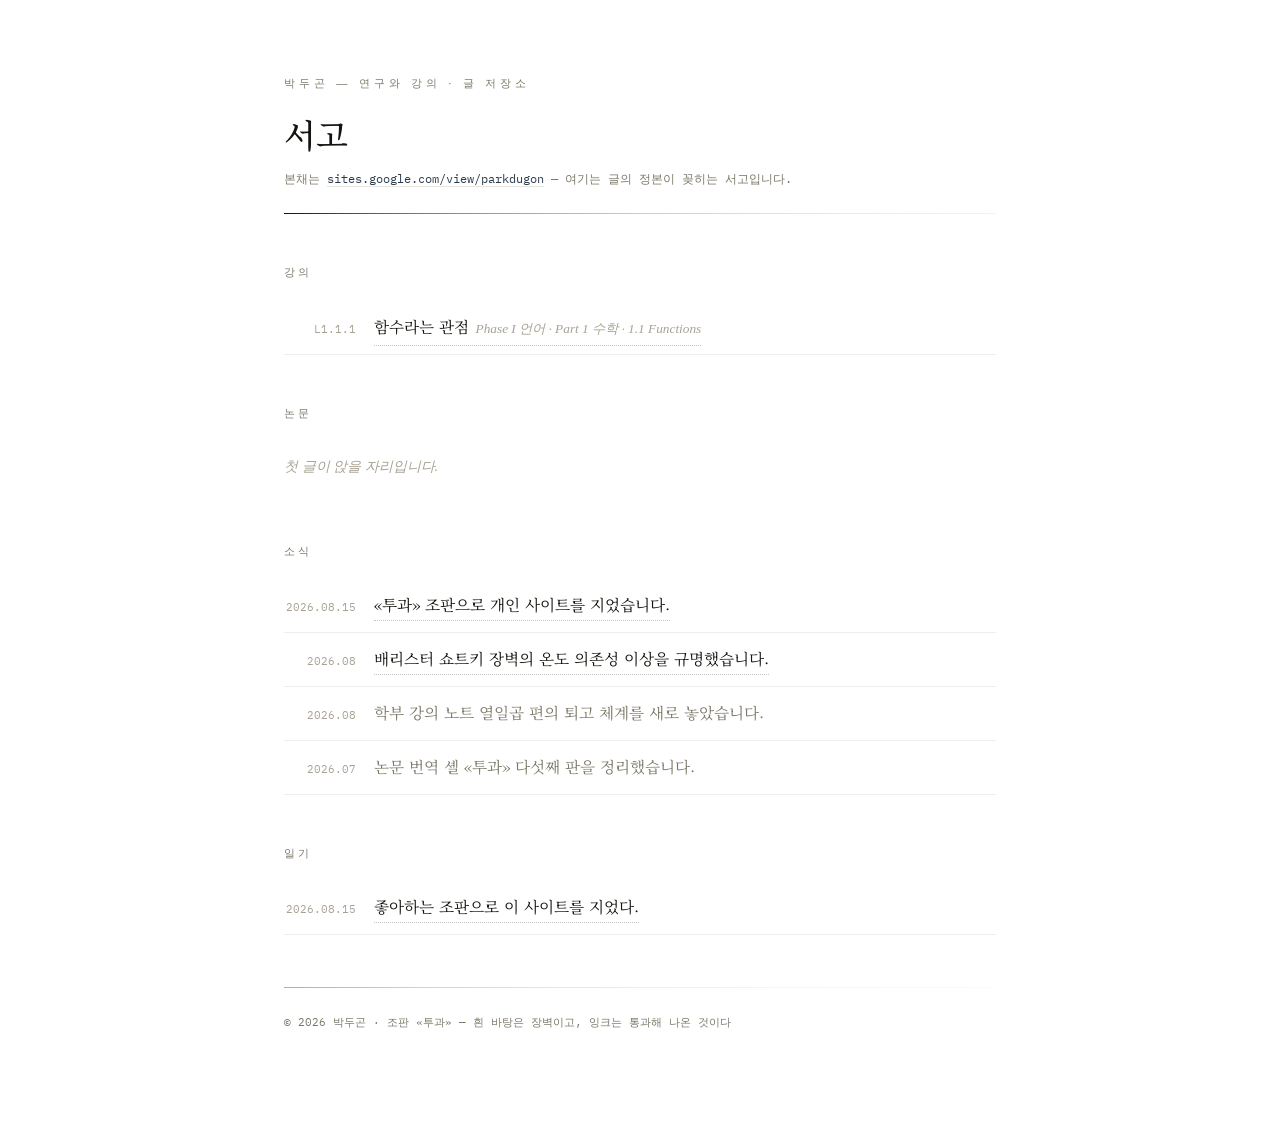
<file: index.html>
<!DOCTYPE html>
<html lang="ko"><head><meta charset="utf-8"><meta name="viewport" content="width=device-width, initial-scale=1">
<title>박두곤 — 서고</title>
<meta name="description" content="박두곤의 글 저장소 — 강의·논문·소식·일기의 정본 목록. 본채는 sites.google.com/view/parkdugon.">
<meta property="og:title" content="박두곤 — 서고">
<meta property="og:description" content="강의·논문·소식·일기의 정본 목록.">
<link rel="icon" href="data:image/svg+xml,%3Csvg xmlns='http://www.w3.org/2000/svg' viewBox='0 0 32 32'%3E%3Ctext x='16' y='24' font-size='22' font-family='serif' text-anchor='middle' fill='%23151410'%3E%ED%88%AC%3C/text%3E%3C/svg%3E">
<style>
@import url('https://fonts.googleapis.com/css2?family=Noto+Serif+KR:wght@400;500;600&family=IBM+Plex+Mono:wght@400;500&display=swap');
:root{--ink:21 20 15;--fg:rgb(var(--ink));--mut:#7C7869;--far:#A8A294;--line:#E7E5DD;--acc:#2B3A4A;--u:32px;
--mono:"IBM Plex Mono",Consolas,monospace;--sans:"Franklin Gothic Demi Cond","Arial Narrow",sans-serif;--orig:"Palatino Linotype",Constantia,Georgia,serif;
--decay:linear-gradient(90deg,rgb(var(--ink)/1),rgb(var(--ink)/.74) 10%,rgb(var(--ink)/.55) 20%,rgb(var(--ink)/.41) 30%,rgb(var(--ink)/.3) 40%,rgb(var(--ink)/.22) 50%,rgb(var(--ink)/.17) 60%,rgb(var(--ink)/.12) 70%,rgb(var(--ink)/.09) 80%,rgb(var(--ink)/.07) 90%,rgb(var(--ink)/.05));
--decay-soft:linear-gradient(90deg,rgb(var(--ink)/.34),rgb(var(--ink)/.19) 20%,rgb(var(--ink)/.1) 40%,rgb(var(--ink)/.055) 60%,rgb(var(--ink)/.03) 80%,rgb(var(--ink)/.015))}
*{box-sizing:border-box}
html{font-family:"Noto Serif KR",Batang,serif;font-size:16.5px}
body{margin:0;background:#fff;color:var(--fg);line-height:var(--u);word-break:keep-all;-webkit-font-smoothing:antialiased}
.wrap{max-width:760px;margin:0 auto;padding:calc(var(--u)*2) 24px calc(var(--u)*3)}
.journal{font-family:var(--sans);font-size:.68rem;letter-spacing:.36em;text-transform:uppercase;color:var(--mut)}
h1{font-size:2rem;font-weight:500;line-height:calc(var(--u)*1.4);letter-spacing:-.014em;margin:calc(var(--u)*.4) 0 calc(var(--u)*.2)}
.home{font-family:var(--mono);font-size:.7rem;color:var(--mut);margin-bottom:calc(var(--u)*.9);position:relative;padding-bottom:calc(var(--u)*.6)}
.home::after{content:"";position:absolute;left:0;right:0;bottom:0;height:1px;background:var(--decay)}
.home a{color:var(--acc);text-decoration:none;border-bottom:1px solid var(--line)}
h2{font-family:var(--sans);font-size:.66rem;letter-spacing:.3em;text-transform:uppercase;color:var(--mut);font-weight:400;margin:calc(var(--u)*1.3) 0 calc(var(--u)*.4)}
.row{display:flex;gap:18px;align-items:baseline;padding:calc(var(--u)*.28) 0;text-decoration:none;color:inherit;border-bottom:1px solid rgb(var(--ink)/.07)}
a.row:hover{background:rgb(var(--ink)/.035)}
.row .yr{flex:0 0 6.5em;text-align:right;font-family:var(--mono);font-size:.67rem;color:var(--far)}
.row .t{font-size:.95rem}
a.row .t{border-bottom:1px dotted rgb(var(--ink)/.25)}
.row .t i{font-family:var(--orig);font-style:italic;font-size:.85em;color:var(--far);margin-left:.5em}
.row.mute .t{color:var(--mut)}
.empty{font-family:var(--orig);font-style:italic;font-size:.85rem;color:var(--far);padding:calc(var(--u)*.3) 0}
.seal{margin-top:calc(var(--u)*1.6);padding-top:calc(var(--u)*.6);position:relative;font-family:var(--mono);font-size:.64rem;color:var(--mut)}
.seal::before{content:"";position:absolute;left:0;right:0;top:0;height:1px;background:var(--decay-soft)}
@media (max-width:600px){.row{display:block}.row .yr{text-align:left}}
</style></head><body><div class="wrap">
<span class="journal">박두곤 — 연구와 강의 · 글 저장소</span>
<h1>서고</h1>
<div class="home">본채는 <a href="https://sites.google.com/view/parkdugon">sites.google.com/view/parkdugon</a> — 여기는 글의 정본이 꽂히는 서고입니다.</div>
<div id="shelves"><div class="empty">목록을 불러오는 중입니다…</div></div>
<div class="seal">© 2026 박두곤 · 조판 «투과» — 흰 바탕은 장벽이고, 잉크는 통과해 나온 것이다</div>
</div>
<script>
(async () => {
  const shelves = [['강의','boards/lectures.json'],['논문','boards/papers.json'],['소식','boards/news.json'],['일기','boards/diary.json']];
  const root = document.getElementById('shelves'); root.innerHTML = '';
  for (const [name, url] of shelves) {
    const h = document.createElement('h2'); h.textContent = name; root.appendChild(h);
    try {
      const rows = await fetch(url + '?v=' + Date.now()).then(r => r.json());
      if (!rows.length) { const d = document.createElement('div'); d.className = 'empty'; d.textContent = '첫 글이 앉을 자리입니다.'; root.appendChild(d); continue; }
      for (const e of rows) {
        const el = document.createElement(e.href ? 'a' : 'div');
        el.className = 'row' + (e.href ? '' : ' mute');
        if (e.href) { el.href = e.href; }
        const yr = document.createElement('span'); yr.className = 'yr'; yr.textContent = e.yr || '';
        const t = document.createElement('span'); t.className = 't'; t.textContent = e.t || '';
        if (e.s) { const i = document.createElement('i'); i.textContent = e.s; t.appendChild(i); }
        el.append(yr, t); root.appendChild(el);
      }
    } catch { const d = document.createElement('div'); d.className = 'empty'; d.textContent = '목록을 불러오지 못했습니다.'; root.appendChild(d); }
  }
})();
</script>
</body></html>
</file>
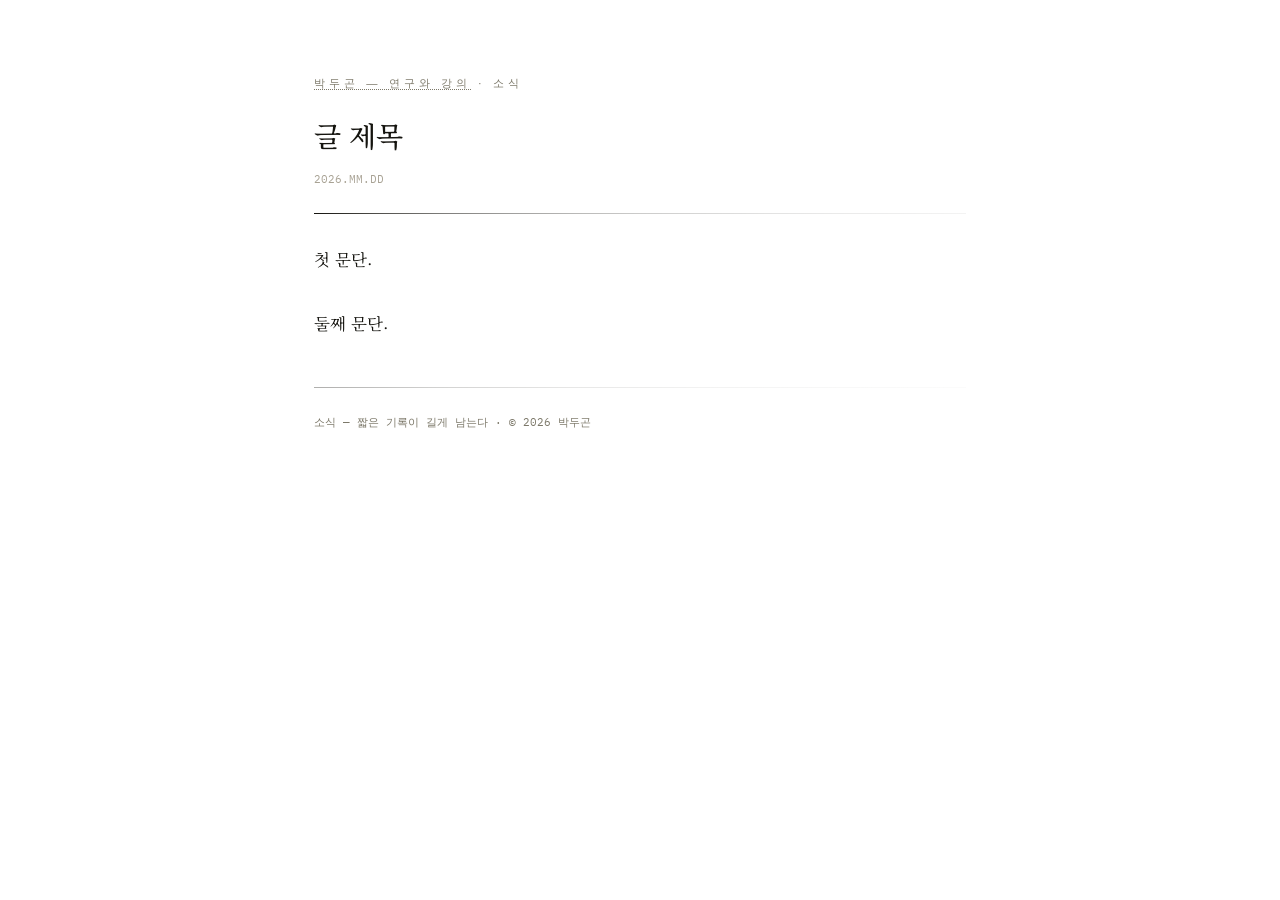
<file: _tools/post-template.html>
<!DOCTYPE html>
<html lang="ko"><head><meta charset="utf-8"><meta name="viewport" content="width=device-width, initial-scale=1">
<title>글 제목</title>
<meta property="og:title" content="글 제목">
<meta property="og:description" content="한 줄 요약">
<meta property="og:type" content="article">
<meta name="description" content="한 줄 요약">
<link rel="icon" href="data:image/svg+xml,%3Csvg xmlns='http://www.w3.org/2000/svg' viewBox='0 0 32 32'%3E%3Ctext x='16' y='24' font-size='22' font-family='serif' text-anchor='middle' fill='%23151410'%3E%ED%88%AC%3C/text%3E%3C/svg%3E">
<style>
@import url('https://fonts.googleapis.com/css2?family=Noto+Serif+KR:wght@400;500;600&family=IBM+Plex+Mono:wght@400;500&display=swap');
:root{--ink:21 20 15;--fg:rgb(var(--ink));--mut:#7C7869;--far:#A8A294;--line:#E7E5DD;--acc:#2B3A4A;--u:32px;
--mono:"IBM Plex Mono",Consolas,monospace;--sans:"Franklin Gothic Demi Cond","Arial Narrow",sans-serif;--orig:"Palatino Linotype",Constantia,Georgia,serif;
--decay:linear-gradient(90deg,rgb(var(--ink)/1),rgb(var(--ink)/.74) 10%,rgb(var(--ink)/.55) 20%,rgb(var(--ink)/.41) 30%,rgb(var(--ink)/.3) 40%,rgb(var(--ink)/.22) 50%,rgb(var(--ink)/.17) 60%,rgb(var(--ink)/.12) 70%,rgb(var(--ink)/.09) 80%,rgb(var(--ink)/.07) 90%,rgb(var(--ink)/.05));
--decay-soft:linear-gradient(90deg,rgb(var(--ink)/.34),rgb(var(--ink)/.19) 20%,rgb(var(--ink)/.1) 40%,rgb(var(--ink)/.055) 60%,rgb(var(--ink)/.03) 80%,rgb(var(--ink)/.015))}
*{box-sizing:border-box}
html{font-family:"Noto Serif KR",Batang,serif;font-size:16.5px}
body{margin:0;background:#fff;color:var(--fg);line-height:var(--u);word-break:keep-all;-webkit-font-smoothing:antialiased}
.wrap{max-width:700px;margin:0 auto;padding:calc(var(--u)*2) 24px calc(var(--u)*3)}
.journal{font-family:var(--sans);font-size:.68rem;letter-spacing:.36em;text-transform:uppercase;color:var(--mut)}
.journal a{color:inherit;text-decoration:none;border-bottom:1px dotted currentColor}
h1{font-size:1.7rem;font-weight:500;line-height:calc(var(--u)*1.3);letter-spacing:-.014em;margin:calc(var(--u)*.5) 0 calc(var(--u)*.2)}
.date{font-family:var(--mono);font-size:.67rem;color:var(--far);margin-bottom:calc(var(--u)*.9);position:relative;padding-bottom:calc(var(--u)*.6)}
.date::after{content:"";position:absolute;left:0;right:0;bottom:0;height:1px;background:var(--decay)}
p{margin:0 0 var(--u);text-wrap:pretty}
i.en{font-family:var(--orig);font-style:italic;color:var(--mut)}
.seal{margin-top:calc(var(--u)*1.5);padding-top:calc(var(--u)*.6);position:relative;font-family:var(--mono);font-size:.64rem;color:var(--mut)}
.seal::before{content:"";position:absolute;left:0;right:0;top:0;height:1px;background:var(--decay-soft)}
</style></head><body><div class="wrap">
<span class="journal"><a href="https://sites.google.com/view/parkdugon">박두곤 — 연구와 강의</a> · 소식</span>
<h1>글 제목</h1>
<div class="date">2026.MM.DD</div>
<p>첫 문단.</p>
<p>둘째 문단.</p>
<div class="seal">소식 — 짧은 기록이 길게 남는다 · © 2026 박두곤</div>
</div></body></html>
</file>
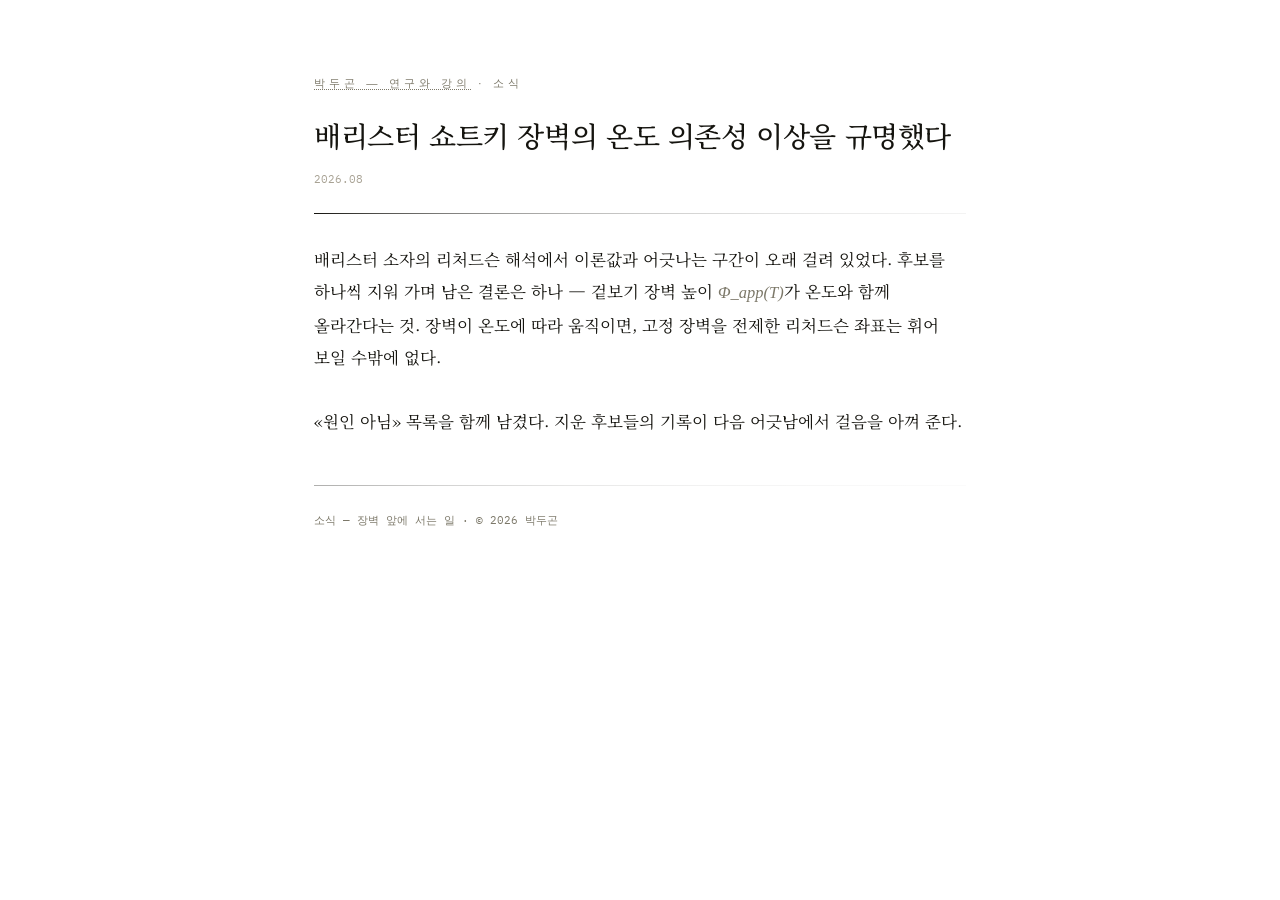
<file: posts/2026-08-08-barristor.html>
﻿<!DOCTYPE html>
<html lang="ko"><head><meta charset="utf-8"><meta name="viewport" content="width=device-width, initial-scale=1">
<title>배리스터 쇼트키 장벽의 온도 의존성 이상을 규명했다</title>
<meta property="og:title" content="배리스터 쇼트키 장벽의 온도 의존성 이상을 규명했다">
<meta property="og:description" content="겉보기 장벽 높이 Φ_app(T)의 상승이 원인 — 리처드슨 좌표가 휘어 보인 이유.">
<meta property="og:type" content="article">
<meta name="description" content="겉보기 장벽 높이 Φ_app(T)의 상승이 원인.">
<link rel="icon" href="data:image/svg+xml,%3Csvg xmlns='http://www.w3.org/2000/svg' viewBox='0 0 32 32'%3E%3Ctext x='16' y='24' font-size='22' font-family='serif' text-anchor='middle' fill='%23151410'%3E%ED%88%AC%3C/text%3E%3C/svg%3E">
<style>
@import url('https://fonts.googleapis.com/css2?family=Noto+Serif+KR:wght@400;500;600&family=IBM+Plex+Mono:wght@400;500&display=swap');
:root{--ink:21 20 15;--fg:rgb(var(--ink));--mut:#7C7869;--far:#A8A294;--line:#E7E5DD;--acc:#2B3A4A;--u:32px;
--mono:"IBM Plex Mono",Consolas,monospace;--sans:"Franklin Gothic Demi Cond","Arial Narrow",sans-serif;--orig:"Palatino Linotype",Constantia,Georgia,serif;
--decay:linear-gradient(90deg,rgb(var(--ink)/1),rgb(var(--ink)/.74) 10%,rgb(var(--ink)/.55) 20%,rgb(var(--ink)/.41) 30%,rgb(var(--ink)/.3) 40%,rgb(var(--ink)/.22) 50%,rgb(var(--ink)/.17) 60%,rgb(var(--ink)/.12) 70%,rgb(var(--ink)/.09) 80%,rgb(var(--ink)/.07) 90%,rgb(var(--ink)/.05));
--decay-soft:linear-gradient(90deg,rgb(var(--ink)/.34),rgb(var(--ink)/.19) 20%,rgb(var(--ink)/.1) 40%,rgb(var(--ink)/.055) 60%,rgb(var(--ink)/.03) 80%,rgb(var(--ink)/.015))}
*{box-sizing:border-box}
html{font-family:"Noto Serif KR",Batang,serif;font-size:16.5px}
body{margin:0;background:#fff;color:var(--fg);line-height:var(--u);word-break:keep-all;-webkit-font-smoothing:antialiased}
.wrap{max-width:700px;margin:0 auto;padding:calc(var(--u)*2) 24px calc(var(--u)*3)}
.journal{font-family:var(--sans);font-size:.68rem;letter-spacing:.36em;text-transform:uppercase;color:var(--mut)}
.journal a{color:inherit;text-decoration:none;border-bottom:1px dotted currentColor}
h1{font-size:1.7rem;font-weight:500;line-height:calc(var(--u)*1.3);letter-spacing:-.014em;margin:calc(var(--u)*.5) 0 calc(var(--u)*.2)}
.date{font-family:var(--mono);font-size:.67rem;color:var(--far);margin-bottom:calc(var(--u)*.9);position:relative;padding-bottom:calc(var(--u)*.6)}
.date::after{content:"";position:absolute;left:0;right:0;bottom:0;height:1px;background:var(--decay)}
p{margin:0 0 var(--u);text-wrap:pretty}
i.en{font-family:var(--orig);font-style:italic;color:var(--mut)}
.seal{margin-top:calc(var(--u)*1.5);padding-top:calc(var(--u)*.6);position:relative;font-family:var(--mono);font-size:.64rem;color:var(--mut)}
.seal::before{content:"";position:absolute;left:0;right:0;top:0;height:1px;background:var(--decay-soft)}
</style></head><body><div class="wrap">
<span class="journal"><a href="https://sites.google.com/view/parkdugon">박두곤 — 연구와 강의</a> · 소식</span>
<h1>배리스터 쇼트키 장벽의 온도 의존성 이상을 규명했다</h1>
<div class="date">2026.08</div>
<p>배리스터 소자의 리처드슨 해석에서 이론값과 어긋나는 구간이 오래 걸려 있었다. 후보를 하나씩 지워 가며 남은 결론은 하나 — 겉보기 장벽 높이 <i class="en">Φ_app(T)</i>가 온도와 함께 올라간다는 것. 장벽이 온도에 따라 움직이면, 고정 장벽을 전제한 리처드슨 좌표는 휘어 보일 수밖에 없다.</p>
<p>«원인 아님» 목록을 함께 남겼다. 지운 후보들의 기록이 다음 어긋남에서 걸음을 아껴 준다.</p>
<div class="seal">소식 — 장벽 앞에 서는 일 · © 2026 박두곤</div>
</div></body></html>
</file>
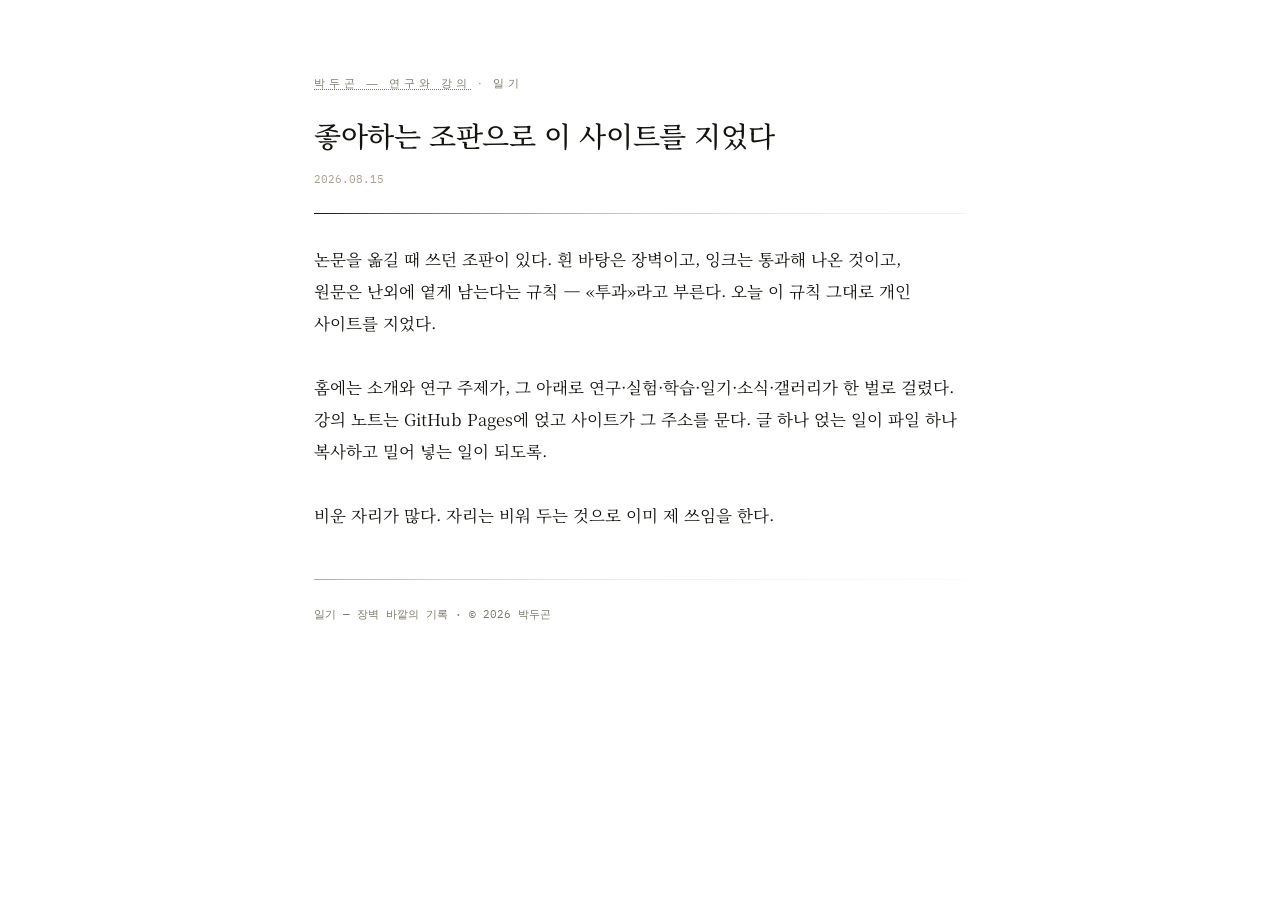
<file: posts/2026-08-15-tugwa.html>
﻿<!DOCTYPE html>
<html lang="ko"><head><meta charset="utf-8"><meta name="viewport" content="width=device-width, initial-scale=1">
<title>좋아하는 조판으로 이 사이트를 지었다</title>
<meta property="og:title" content="좋아하는 조판으로 이 사이트를 지었다">
<meta property="og:description" content="흰 바탕은 장벽이고, 잉크는 통과해 나온 것이다 — «투과» 조판으로 개인 사이트를 지었다.">
<meta property="og:type" content="article">
<meta name="description" content="«투과» 조판으로 개인 사이트를 지었다.">
<link rel="icon" href="data:image/svg+xml,%3Csvg xmlns='http://www.w3.org/2000/svg' viewBox='0 0 32 32'%3E%3Ctext x='16' y='24' font-size='22' font-family='serif' text-anchor='middle' fill='%23151410'%3E%ED%88%AC%3C/text%3E%3C/svg%3E">
<style>
@import url('https://fonts.googleapis.com/css2?family=Noto+Serif+KR:wght@400;500;600&family=IBM+Plex+Mono:wght@400;500&display=swap');
:root{--ink:21 20 15;--fg:rgb(var(--ink));--mut:#7C7869;--far:#A8A294;--line:#E7E5DD;--acc:#2B3A4A;--u:32px;
--mono:"IBM Plex Mono",Consolas,monospace;--sans:"Franklin Gothic Demi Cond","Arial Narrow",sans-serif;--orig:"Palatino Linotype",Constantia,Georgia,serif;
--decay:linear-gradient(90deg,rgb(var(--ink)/1),rgb(var(--ink)/.74) 10%,rgb(var(--ink)/.55) 20%,rgb(var(--ink)/.41) 30%,rgb(var(--ink)/.3) 40%,rgb(var(--ink)/.22) 50%,rgb(var(--ink)/.17) 60%,rgb(var(--ink)/.12) 70%,rgb(var(--ink)/.09) 80%,rgb(var(--ink)/.07) 90%,rgb(var(--ink)/.05));
--decay-soft:linear-gradient(90deg,rgb(var(--ink)/.34),rgb(var(--ink)/.19) 20%,rgb(var(--ink)/.1) 40%,rgb(var(--ink)/.055) 60%,rgb(var(--ink)/.03) 80%,rgb(var(--ink)/.015))}
*{box-sizing:border-box}
html{font-family:"Noto Serif KR",Batang,serif;font-size:16.5px}
body{margin:0;background:#fff;color:var(--fg);line-height:var(--u);word-break:keep-all;-webkit-font-smoothing:antialiased}
.wrap{max-width:700px;margin:0 auto;padding:calc(var(--u)*2) 24px calc(var(--u)*3)}
.journal{font-family:var(--sans);font-size:.68rem;letter-spacing:.36em;text-transform:uppercase;color:var(--mut)}
.journal a{color:inherit;text-decoration:none;border-bottom:1px dotted currentColor}
h1{font-size:1.7rem;font-weight:500;line-height:calc(var(--u)*1.3);letter-spacing:-.014em;margin:calc(var(--u)*.5) 0 calc(var(--u)*.2)}
.date{font-family:var(--mono);font-size:.67rem;color:var(--far);margin-bottom:calc(var(--u)*.9);position:relative;padding-bottom:calc(var(--u)*.6)}
.date::after{content:"";position:absolute;left:0;right:0;bottom:0;height:1px;background:var(--decay)}
p{margin:0 0 var(--u);text-wrap:pretty}
.seal{margin-top:calc(var(--u)*1.5);padding-top:calc(var(--u)*.6);position:relative;font-family:var(--mono);font-size:.64rem;color:var(--mut)}
.seal::before{content:"";position:absolute;left:0;right:0;top:0;height:1px;background:var(--decay-soft)}
</style></head><body><div class="wrap">
<span class="journal"><a href="https://sites.google.com/view/parkdugon">박두곤 — 연구와 강의</a> · 일기</span>
<h1>좋아하는 조판으로 이 사이트를 지었다</h1>
<div class="date">2026.08.15</div>
<p>논문을 옮길 때 쓰던 조판이 있다. 흰 바탕은 장벽이고, 잉크는 통과해 나온 것이고, 원문은 난외에 옅게 남는다는 규칙 — «투과»라고 부른다. 오늘 이 규칙 그대로 개인 사이트를 지었다.</p>
<p>홈에는 소개와 연구 주제가, 그 아래로 연구·실험·학습·일기·소식·갤러리가 한 벌로 걸렸다. 강의 노트는 GitHub Pages에 얹고 사이트가 그 주소를 문다. 글 하나 얹는 일이 파일 하나 복사하고 밀어 넣는 일이 되도록.</p>
<p>비운 자리가 많다. 자리는 비워 두는 것으로 이미 제 쓰임을 한다.</p>
<div class="seal">일기 — 장벽 바깥의 기록 · © 2026 박두곤</div>
</div></body></html>
</file>
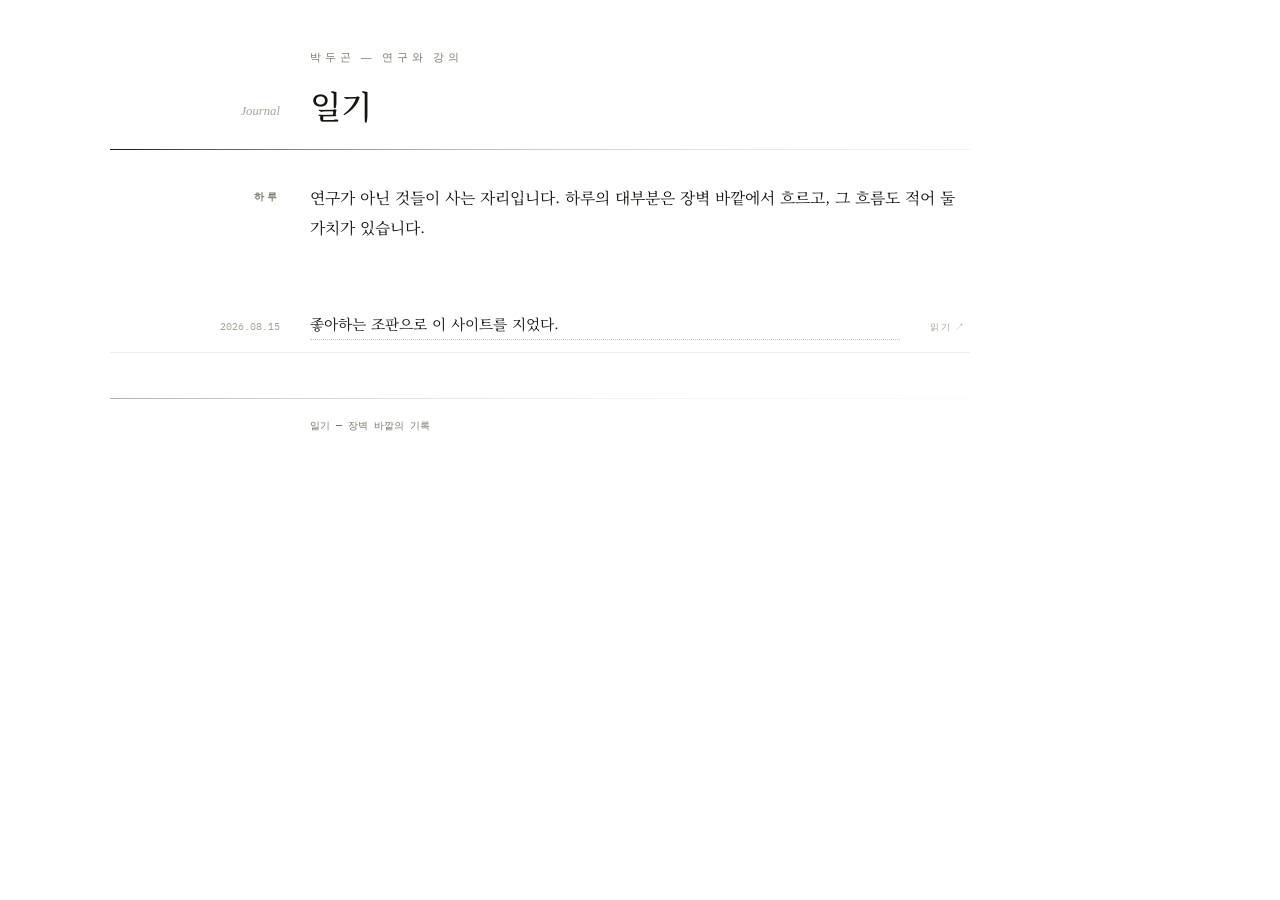
<file: sites/board-diary.html>
﻿<!DOCTYPE html><html lang="ko"><head><meta charset="utf-8"><meta name="viewport" content="width=device-width, initial-scale=1"><style>
@import url('https://fonts.googleapis.com/css2?family=Noto+Serif+KR:wght@400;500;600&family=IBM+Plex+Mono:wght@400;500&display=swap');
:root{--ink:21 20 15;--fg:rgb(var(--ink));--mut:#7C7869;--far:#A8A294;--line:#E7E5DD;--acc:#2B3A4A;--u:30px;--gut:170px;--gap:30px;--pad:10px;--side:calc(var(--gut) + var(--gap) + var(--pad));--measure:660px;--mono:"IBM Plex Mono",Consolas,monospace;--sans:"Franklin Gothic Demi Cond","Arial Narrow",sans-serif;--orig:"Palatino Linotype",Constantia,Georgia,serif;--decay:linear-gradient(90deg,rgb(var(--ink)/1),rgb(var(--ink)/.74) 10%,rgb(var(--ink)/.55) 20%,rgb(var(--ink)/.41) 30%,rgb(var(--ink)/.3) 40%,rgb(var(--ink)/.22) 50%,rgb(var(--ink)/.17) 60%,rgb(var(--ink)/.12) 70%,rgb(var(--ink)/.09) 80%,rgb(var(--ink)/.07) 90%,rgb(var(--ink)/.05));--decay-soft:linear-gradient(90deg,rgb(var(--ink)/.34),rgb(var(--ink)/.19) 20%,rgb(var(--ink)/.1) 40%,rgb(var(--ink)/.055) 60%,rgb(var(--ink)/.03) 80%,rgb(var(--ink)/.015))}
*{box-sizing:border-box}html{font-family:"Noto Serif KR",Batang,serif;font-size:15.5px}
body{margin:0;background:#fff;color:var(--fg);line-height:var(--u);word-break:keep-all;-webkit-font-smoothing:antialiased}
.wrap{max-width:calc(var(--measure) + 2*var(--side));margin:0 auto;padding:calc(var(--u)*1.4) var(--side) calc(var(--u)*1.6)}
p{margin:0 0 var(--u);max-width:var(--measure);text-wrap:pretty}
.g{display:grid;grid-template-columns:var(--gut) minmax(0,1fr);column-gap:var(--gap);margin-left:calc(-1*(var(--gut) + var(--gap)))}
.journal{grid-column:2;font-family:var(--sans);font-size:.68rem;letter-spacing:.36em;text-transform:uppercase;color:var(--mut);line-height:var(--u)}
header h1{grid-column:2;font-size:2.1rem;font-weight:500;line-height:calc(var(--u)*1.5);letter-spacing:-.014em;margin:calc(var(--u)*.35) 0 calc(var(--u)*.2)}
.orig{grid-column:1;grid-row:2;align-self:end;text-align:right;margin:0 0 calc(var(--u)*.4);font-family:var(--orig);font-style:italic;font-size:.82rem;line-height:1.62;color:var(--far)}
header::after{content:"";grid-column:1/-1;grid-row:3;height:1px;margin-top:calc(var(--u)*.5);background:var(--decay)}
.lead{margin-top:calc(var(--u)*1.1)}.lead p{font-size:1.02rem}
.lbl{grid-column:1;grid-row:1;align-self:start;text-align:right;margin:0;font-family:var(--sans);font-size:.65rem;letter-spacing:.3em;text-transform:uppercase;color:var(--mut);line-height:calc(var(--u)*.95)}
.g>*:not(.lbl):not(.orig){grid-column:2}
.board{margin-top:calc(var(--u)*.9)}
.row{display:grid;grid-template-columns:var(--gut) minmax(0,1fr) auto;column-gap:var(--gap);margin-left:calc(-1*(var(--gut) + var(--gap)));padding:calc(var(--u)*.32) 0;text-decoration:none;color:inherit;border-bottom:1px solid rgb(var(--ink)/.07);align-items:baseline}
a.row:hover{background:rgb(var(--ink)/.035)}
.row .yr{text-align:right;font-family:var(--mono);font-size:.67rem;color:var(--far)}
.row .t{font-size:.95rem}
.row .t i{font-family:var(--orig);font-style:italic;font-size:.85em;color:var(--far);margin-left:.5em}
a.row .t{border-bottom:1px dotted rgb(var(--ink)/.25)}
a.row:hover .t{border-bottom-color:rgb(var(--ink)/.6)}
.row .go{font-family:var(--sans);font-size:.55rem;letter-spacing:.2em;text-transform:uppercase;color:var(--far);padding-right:4px}
.row.mute .t{color:var(--mut)}
.empty{font-family:var(--orig);font-style:italic;font-size:.85rem;color:var(--far);padding:calc(var(--u)*.3) 0}
.seal{margin:calc(var(--u)*1.5) 0 0 calc(-1*(var(--gut) + var(--gap)));padding-top:calc(var(--u)*.6);position:relative;font-family:var(--mono);font-size:.64rem;color:var(--mut);line-height:calc(var(--u)*.68)}
.seal::before{content:"";position:absolute;left:0;right:0;top:0;height:1px;background:var(--decay-soft)}
.seal p{margin:0 0 0 calc(var(--gut) + var(--gap))}
@media (max-width:880px){:root{--gut:0px;--gap:0px;--pad:18px;--side:18px}.g,.row{display:block;margin-left:0}.orig,.lbl,.row .yr{text-align:left;margin:0 0 .2em}.seal{margin-left:0}.seal p{margin-left:0}}
</style></head><body><div class="wrap">
<header class="g"><span class="journal">박두곤 — 연구와 강의</span><p class="orig">Journal</p><h1>일기</h1></header>
<div class="lead g"><h2 class="lbl">하루</h2><p>연구가 아닌 것들이 사는 자리입니다. 하루의 대부분은 장벽 바깥에서 흐르고, 그 흐름도 적어 둘 가치가 있습니다.</p></div>
<div class="board" id="board"><div class="empty">목록을 불러오는 중입니다…</div></div>
<div class="seal"><p>일기 — 장벽 바깥의 기록</p></div>
</div>
<script>
fetch('https://dugoni.github.io/boards/diary.json?v='+Date.now()).then(r=>r.json()).then(rows=>{
  const b=document.getElementById('board'); b.innerHTML='';
  if(!rows.length){b.innerHTML='<div class="empty">첫 일기가 앉을 자리입니다.</div>';return}
  rows.forEach(e=>{
    const el=document.createElement(e.href?'a':'div');
    el.className='row'+(e.href?'':' mute');
    if(e.href){el.href=e.href;el.target='_blank';el.rel='noopener'}
    const yr=document.createElement('span');yr.className='yr';yr.textContent=e.yr||'';
    const t=document.createElement('span');t.className='t';t.textContent=e.t||'';
    if(e.s){const i=document.createElement('i');i.textContent=e.s;t.appendChild(i)}
    const go=document.createElement('span');go.className='go';go.textContent=e.href?'읽기 ↗':'';
    el.append(yr,t,go); b.appendChild(el);
  });
}).catch(()=>{document.getElementById('board').innerHTML='<div class="empty">목록을 불러오지 못했습니다 — 잠시 후 새로고침하세요.</div>'});
</script>
</body></html>
</file>
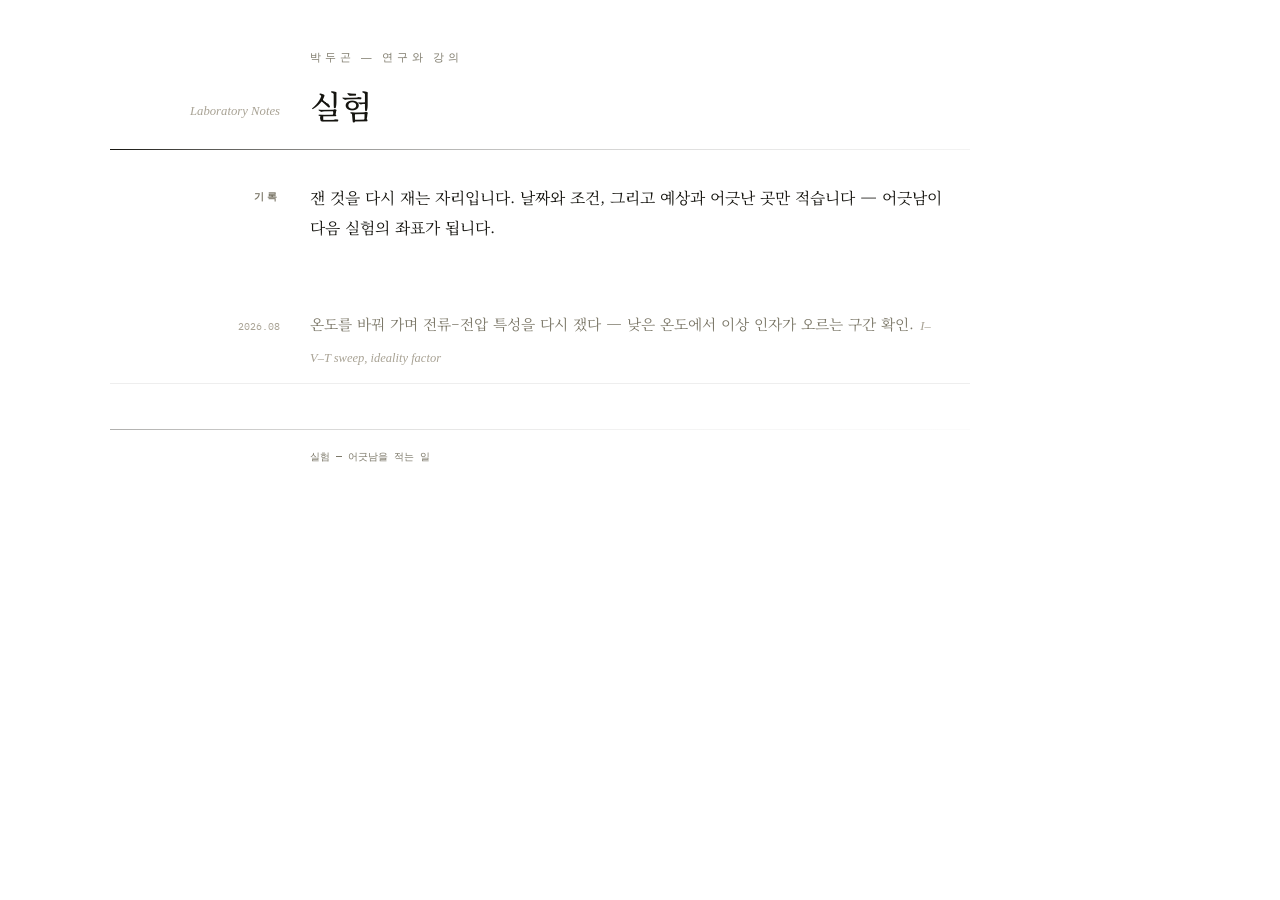
<file: sites/board-exp.html>
﻿<!DOCTYPE html><html lang="ko"><head><meta charset="utf-8"><meta name="viewport" content="width=device-width, initial-scale=1"><style>
@import url('https://fonts.googleapis.com/css2?family=Noto+Serif+KR:wght@400;500;600&family=IBM+Plex+Mono:wght@400;500&display=swap');
:root{--ink:21 20 15;--fg:rgb(var(--ink));--mut:#7C7869;--far:#A8A294;--line:#E7E5DD;--acc:#2B3A4A;--u:30px;--gut:170px;--gap:30px;--pad:10px;--side:calc(var(--gut) + var(--gap) + var(--pad));--measure:660px;--mono:"IBM Plex Mono",Consolas,monospace;--sans:"Franklin Gothic Demi Cond","Arial Narrow",sans-serif;--orig:"Palatino Linotype",Constantia,Georgia,serif;--decay:linear-gradient(90deg,rgb(var(--ink)/1),rgb(var(--ink)/.74) 10%,rgb(var(--ink)/.55) 20%,rgb(var(--ink)/.41) 30%,rgb(var(--ink)/.3) 40%,rgb(var(--ink)/.22) 50%,rgb(var(--ink)/.17) 60%,rgb(var(--ink)/.12) 70%,rgb(var(--ink)/.09) 80%,rgb(var(--ink)/.07) 90%,rgb(var(--ink)/.05));--decay-soft:linear-gradient(90deg,rgb(var(--ink)/.34),rgb(var(--ink)/.19) 20%,rgb(var(--ink)/.1) 40%,rgb(var(--ink)/.055) 60%,rgb(var(--ink)/.03) 80%,rgb(var(--ink)/.015))}
*{box-sizing:border-box}html{font-family:"Noto Serif KR",Batang,serif;font-size:15.5px}
body{margin:0;background:#fff;color:var(--fg);line-height:var(--u);word-break:keep-all;-webkit-font-smoothing:antialiased}
.wrap{max-width:calc(var(--measure) + 2*var(--side));margin:0 auto;padding:calc(var(--u)*1.4) var(--side) calc(var(--u)*1.6)}
p{margin:0 0 var(--u);max-width:var(--measure);text-wrap:pretty}
.g{display:grid;grid-template-columns:var(--gut) minmax(0,1fr);column-gap:var(--gap);margin-left:calc(-1*(var(--gut) + var(--gap)))}
.journal{grid-column:2;font-family:var(--sans);font-size:.68rem;letter-spacing:.36em;text-transform:uppercase;color:var(--mut);line-height:var(--u)}
header h1{grid-column:2;font-size:2.1rem;font-weight:500;line-height:calc(var(--u)*1.5);letter-spacing:-.014em;margin:calc(var(--u)*.35) 0 calc(var(--u)*.2)}
.orig{grid-column:1;grid-row:2;align-self:end;text-align:right;margin:0 0 calc(var(--u)*.4);font-family:var(--orig);font-style:italic;font-size:.82rem;line-height:1.62;color:var(--far)}
header::after{content:"";grid-column:1/-1;grid-row:3;height:1px;margin-top:calc(var(--u)*.5);background:var(--decay)}
.lead{margin-top:calc(var(--u)*1.1)}.lead p{font-size:1.02rem}
.lbl{grid-column:1;grid-row:1;align-self:start;text-align:right;margin:0;font-family:var(--sans);font-size:.65rem;letter-spacing:.3em;text-transform:uppercase;color:var(--mut);line-height:calc(var(--u)*.95)}
.g>*:not(.lbl):not(.orig){grid-column:2}
.board{margin-top:calc(var(--u)*.9)}
.row{display:grid;grid-template-columns:var(--gut) minmax(0,1fr) auto;column-gap:var(--gap);margin-left:calc(-1*(var(--gut) + var(--gap)));padding:calc(var(--u)*.32) 0;text-decoration:none;color:inherit;border-bottom:1px solid rgb(var(--ink)/.07);align-items:baseline}
a.row:hover{background:rgb(var(--ink)/.035)}
.row .yr{text-align:right;font-family:var(--mono);font-size:.67rem;color:var(--far)}
.row .t{font-size:.95rem}
.row .t i{font-family:var(--orig);font-style:italic;font-size:.85em;color:var(--far);margin-left:.5em}
a.row .t{border-bottom:1px dotted rgb(var(--ink)/.25)}
a.row:hover .t{border-bottom-color:rgb(var(--ink)/.6)}
.row .go{font-family:var(--sans);font-size:.55rem;letter-spacing:.2em;text-transform:uppercase;color:var(--far);padding-right:4px}
.row.mute .t{color:var(--mut)}
.empty{font-family:var(--orig);font-style:italic;font-size:.85rem;color:var(--far);padding:calc(var(--u)*.3) 0}
.seal{margin:calc(var(--u)*1.5) 0 0 calc(-1*(var(--gut) + var(--gap)));padding-top:calc(var(--u)*.6);position:relative;font-family:var(--mono);font-size:.64rem;color:var(--mut);line-height:calc(var(--u)*.68)}
.seal::before{content:"";position:absolute;left:0;right:0;top:0;height:1px;background:var(--decay-soft)}
.seal p{margin:0 0 0 calc(var(--gut) + var(--gap))}
@media (max-width:880px){:root{--gut:0px;--gap:0px;--pad:18px;--side:18px}.g,.row{display:block;margin-left:0}.orig,.lbl,.row .yr{text-align:left;margin:0 0 .2em}.seal{margin-left:0}.seal p{margin-left:0}}
</style></head><body><div class="wrap">
<header class="g"><span class="journal">박두곤 — 연구와 강의</span><p class="orig">Laboratory Notes</p><h1>실험</h1></header>
<div class="lead g"><h2 class="lbl">기록</h2><p>잰 것을 다시 재는 자리입니다. 날짜와 조건, 그리고 예상과 어긋난 곳만 적습니다 — 어긋남이 다음 실험의 좌표가 됩니다.</p></div>
<div class="board" id="board"><div class="empty">목록을 불러오는 중입니다…</div></div>
<div class="seal"><p>실험 — 어긋남을 적는 일</p></div>
</div>
<script>
fetch('https://dugoni.github.io/boards/exp.json?v='+Date.now()).then(r=>r.json()).then(rows=>{
  const b=document.getElementById('board'); b.innerHTML='';
  if(!rows.length){b.innerHTML='<div class="empty">첫 기록이 앉을 자리입니다.</div>';return}
  rows.forEach(e=>{
    const el=document.createElement(e.href?'a':'div');
    el.className='row'+(e.href?'':' mute');
    if(e.href){el.href=e.href;el.target='_blank';el.rel='noopener'}
    const yr=document.createElement('span');yr.className='yr';yr.textContent=e.yr||'';
    const t=document.createElement('span');t.className='t';t.textContent=e.t||'';
    if(e.s){const i=document.createElement('i');i.textContent=e.s;t.appendChild(i)}
    const go=document.createElement('span');go.className='go';go.textContent=e.href?'읽기 ↗':'';
    el.append(yr,t,go); b.appendChild(el);
  });
}).catch(()=>{document.getElementById('board').innerHTML='<div class="empty">목록을 불러오지 못했습니다 — 잠시 후 새로고침하세요.</div>'});
</script>
</body></html>
</file>
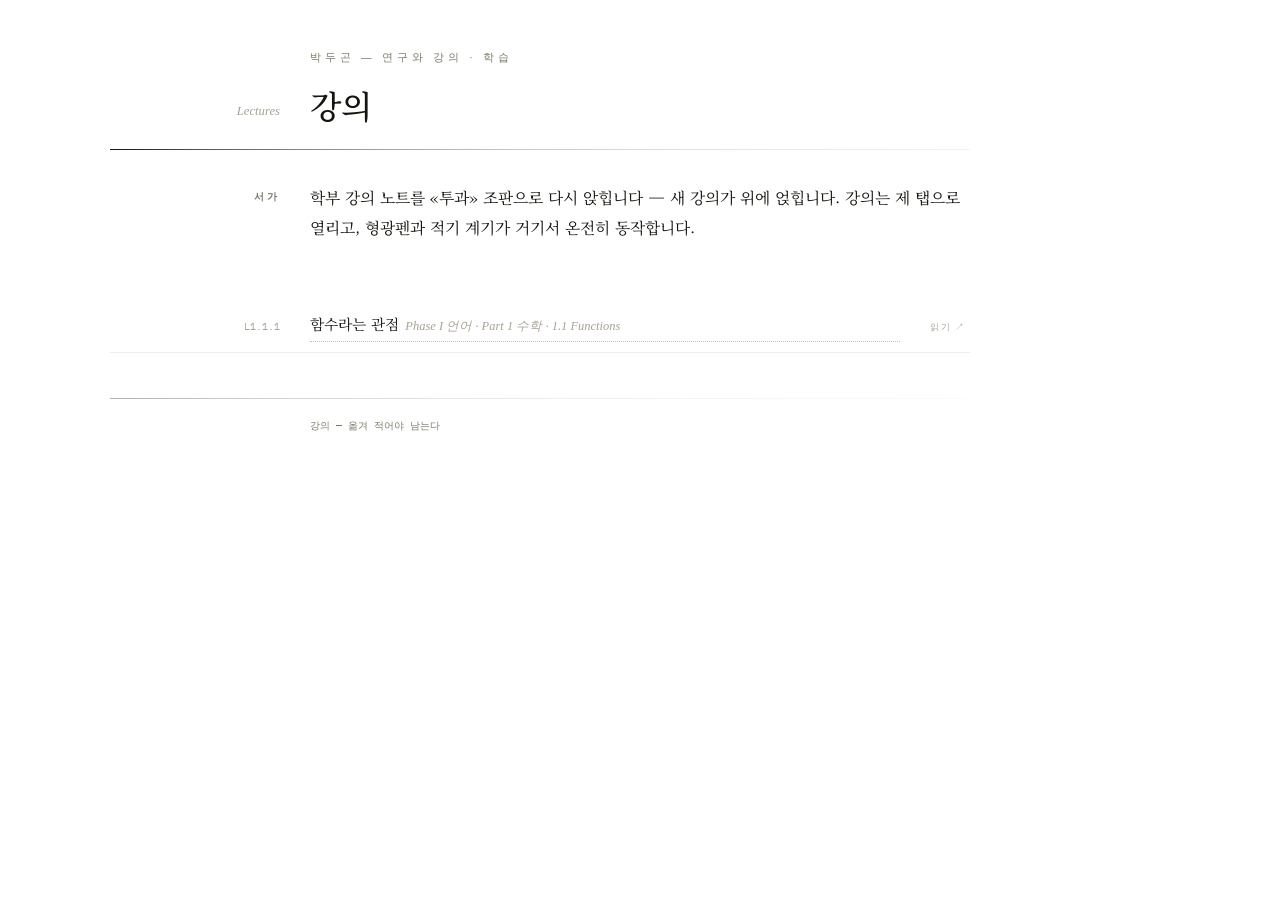
<file: sites/board-lectures.html>
﻿<!DOCTYPE html><html lang="ko"><head><meta charset="utf-8"><meta name="viewport" content="width=device-width, initial-scale=1"><style>
@import url('https://fonts.googleapis.com/css2?family=Noto+Serif+KR:wght@400;500;600&family=IBM+Plex+Mono:wght@400;500&display=swap');
:root{--ink:21 20 15;--fg:rgb(var(--ink));--mut:#7C7869;--far:#A8A294;--line:#E7E5DD;--acc:#2B3A4A;--u:30px;--gut:170px;--gap:30px;--pad:10px;--side:calc(var(--gut) + var(--gap) + var(--pad));--measure:660px;--mono:"IBM Plex Mono",Consolas,monospace;--sans:"Franklin Gothic Demi Cond","Arial Narrow",sans-serif;--orig:"Palatino Linotype",Constantia,Georgia,serif;--decay:linear-gradient(90deg,rgb(var(--ink)/1),rgb(var(--ink)/.74) 10%,rgb(var(--ink)/.55) 20%,rgb(var(--ink)/.41) 30%,rgb(var(--ink)/.3) 40%,rgb(var(--ink)/.22) 50%,rgb(var(--ink)/.17) 60%,rgb(var(--ink)/.12) 70%,rgb(var(--ink)/.09) 80%,rgb(var(--ink)/.07) 90%,rgb(var(--ink)/.05));--decay-soft:linear-gradient(90deg,rgb(var(--ink)/.34),rgb(var(--ink)/.19) 20%,rgb(var(--ink)/.1) 40%,rgb(var(--ink)/.055) 60%,rgb(var(--ink)/.03) 80%,rgb(var(--ink)/.015))}
*{box-sizing:border-box}html{font-family:"Noto Serif KR",Batang,serif;font-size:15.5px}
body{margin:0;background:#fff;color:var(--fg);line-height:var(--u);word-break:keep-all;-webkit-font-smoothing:antialiased}
.wrap{max-width:calc(var(--measure) + 2*var(--side));margin:0 auto;padding:calc(var(--u)*1.4) var(--side) calc(var(--u)*1.6)}
p{margin:0 0 var(--u);max-width:var(--measure);text-wrap:pretty}
.g{display:grid;grid-template-columns:var(--gut) minmax(0,1fr);column-gap:var(--gap);margin-left:calc(-1*(var(--gut) + var(--gap)))}
.journal{grid-column:2;font-family:var(--sans);font-size:.68rem;letter-spacing:.36em;text-transform:uppercase;color:var(--mut);line-height:var(--u)}
header h1{grid-column:2;font-size:2.1rem;font-weight:500;line-height:calc(var(--u)*1.5);letter-spacing:-.014em;margin:calc(var(--u)*.35) 0 calc(var(--u)*.2)}
.orig{grid-column:1;grid-row:2;align-self:end;text-align:right;margin:0 0 calc(var(--u)*.4);font-family:var(--orig);font-style:italic;font-size:.82rem;line-height:1.62;color:var(--far)}
header::after{content:"";grid-column:1/-1;grid-row:3;height:1px;margin-top:calc(var(--u)*.5);background:var(--decay)}
.lead{margin-top:calc(var(--u)*1.1)}.lead p{font-size:1.02rem}
.lbl{grid-column:1;grid-row:1;align-self:start;text-align:right;margin:0;font-family:var(--sans);font-size:.65rem;letter-spacing:.3em;text-transform:uppercase;color:var(--mut);line-height:calc(var(--u)*.95)}
.g>*:not(.lbl):not(.orig){grid-column:2}
.board{margin-top:calc(var(--u)*.9)}
.row{display:grid;grid-template-columns:var(--gut) minmax(0,1fr) auto;column-gap:var(--gap);margin-left:calc(-1*(var(--gut) + var(--gap)));padding:calc(var(--u)*.32) 0;text-decoration:none;color:inherit;border-bottom:1px solid rgb(var(--ink)/.07);align-items:baseline}
a.row:hover{background:rgb(var(--ink)/.035)}
.row .yr{text-align:right;font-family:var(--mono);font-size:.67rem;color:var(--far)}
.row .t{font-size:.95rem}
.row .t i{font-family:var(--orig);font-style:italic;font-size:.85em;color:var(--far);margin-left:.5em}
a.row .t{border-bottom:1px dotted rgb(var(--ink)/.25)}
a.row:hover .t{border-bottom-color:rgb(var(--ink)/.6)}
.row .go{font-family:var(--sans);font-size:.55rem;letter-spacing:.2em;text-transform:uppercase;color:var(--far);padding-right:4px}
.row.mute .t{color:var(--mut)}
.empty{font-family:var(--orig);font-style:italic;font-size:.85rem;color:var(--far);padding:calc(var(--u)*.3) 0}
.seal{margin:calc(var(--u)*1.5) 0 0 calc(-1*(var(--gut) + var(--gap)));padding-top:calc(var(--u)*.6);position:relative;font-family:var(--mono);font-size:.64rem;color:var(--mut);line-height:calc(var(--u)*.68)}
.seal::before{content:"";position:absolute;left:0;right:0;top:0;height:1px;background:var(--decay-soft)}
.seal p{margin:0 0 0 calc(var(--gut) + var(--gap))}
@media (max-width:880px){:root{--gut:0px;--gap:0px;--pad:18px;--side:18px}.g,.row{display:block;margin-left:0}.orig,.lbl,.row .yr{text-align:left;margin:0 0 .2em}.seal{margin-left:0}.seal p{margin-left:0}}
</style></head><body><div class="wrap">
<header class="g"><span class="journal">박두곤 — 연구와 강의 · 학습</span><p class="orig">Lectures</p><h1>강의</h1></header>
<div class="lead g"><h2 class="lbl">서가</h2><p>학부 강의 노트를 «투과» 조판으로 다시 앉힙니다 — 새 강의가 위에 얹힙니다. 강의는 제 탭으로 열리고, 형광펜과 적기 계기가 거기서 온전히 동작합니다.</p></div>
<div class="board" id="board"><div class="empty">목록을 불러오는 중입니다…</div></div>
<div class="seal"><p>강의 — 옮겨 적어야 남는다</p></div>
</div>
<script>
fetch('https://dugoni.github.io/boards/lectures.json?v='+Date.now()).then(r=>r.json()).then(rows=>{
  const b=document.getElementById('board'); b.innerHTML='';
  if(!rows.length){b.innerHTML='<div class="empty">첫 강의가 앉을 자리입니다.</div>';return}
  rows.forEach(e=>{
    const el=document.createElement(e.href?'a':'div');
    el.className='row'+(e.href?'':' mute');
    if(e.href){el.href=e.href;el.target='_blank';el.rel='noopener'}
    const yr=document.createElement('span');yr.className='yr';yr.textContent=e.yr||'';
    const t=document.createElement('span');t.className='t';t.textContent=e.t||'';
    if(e.s){const i=document.createElement('i');i.textContent=e.s;t.appendChild(i)}
    const go=document.createElement('span');go.className='go';go.textContent=e.href?'읽기 ↗':'';
    el.append(yr,t,go); b.appendChild(el);
  });
}).catch(()=>{document.getElementById('board').innerHTML='<div class="empty">목록을 불러오지 못했습니다 — 잠시 후 새로고침하세요.</div>'});
</script>
</body></html>
</file>
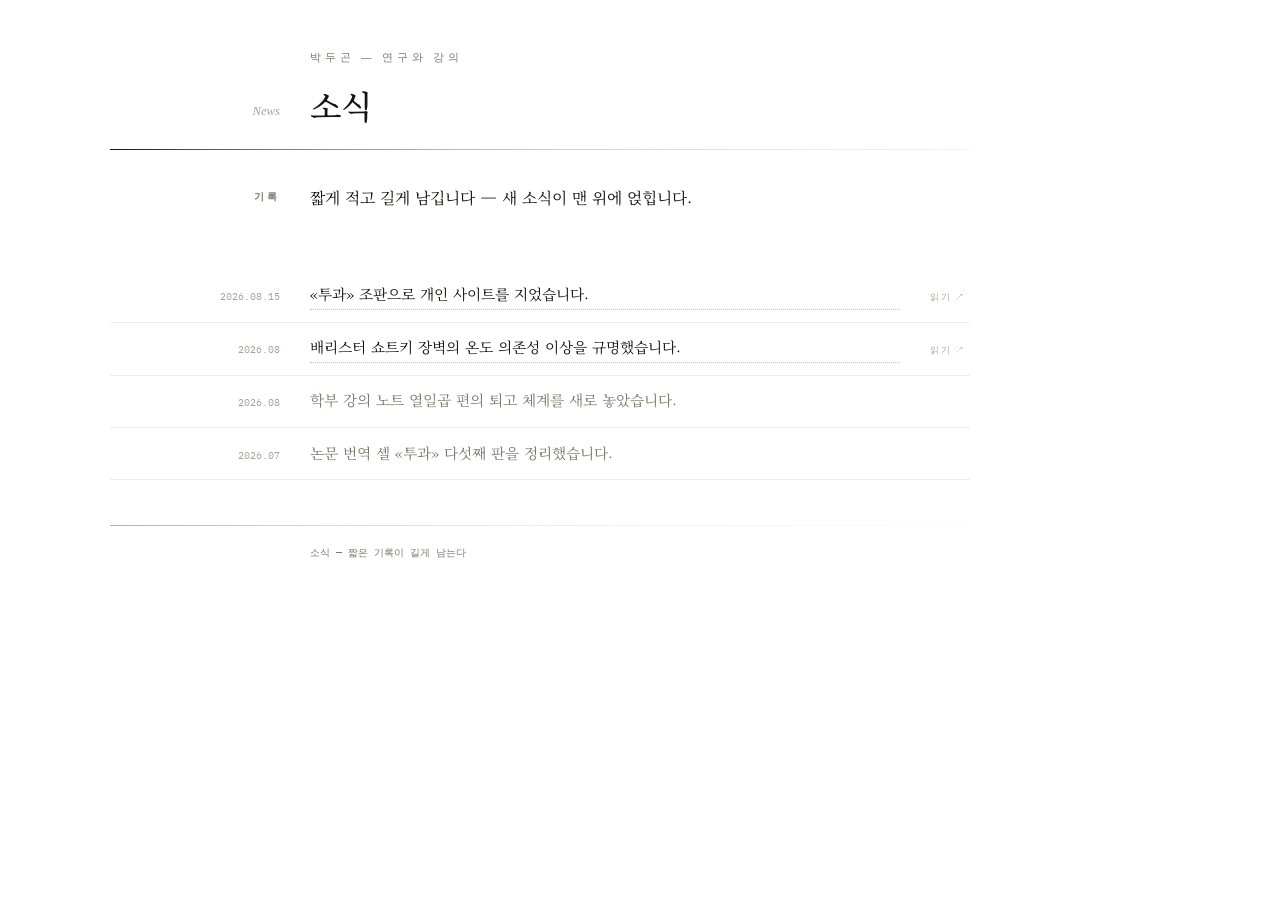
<file: sites/board-news.html>
<!DOCTYPE html><html lang="ko"><head><meta charset="utf-8"><meta name="viewport" content="width=device-width, initial-scale=1"><style>
@import url('https://fonts.googleapis.com/css2?family=Noto+Serif+KR:wght@400;500;600&family=IBM+Plex+Mono:wght@400;500&display=swap');
:root{--ink:21 20 15;--fg:rgb(var(--ink));--mut:#7C7869;--far:#A8A294;--line:#E7E5DD;--acc:#2B3A4A;--u:30px;--gut:170px;--gap:30px;--pad:10px;--side:calc(var(--gut) + var(--gap) + var(--pad));--measure:660px;--mono:"IBM Plex Mono",Consolas,monospace;--sans:"Franklin Gothic Demi Cond","Arial Narrow",sans-serif;--orig:"Palatino Linotype",Constantia,Georgia,serif;--decay:linear-gradient(90deg,rgb(var(--ink)/1),rgb(var(--ink)/.74) 10%,rgb(var(--ink)/.55) 20%,rgb(var(--ink)/.41) 30%,rgb(var(--ink)/.3) 40%,rgb(var(--ink)/.22) 50%,rgb(var(--ink)/.17) 60%,rgb(var(--ink)/.12) 70%,rgb(var(--ink)/.09) 80%,rgb(var(--ink)/.07) 90%,rgb(var(--ink)/.05));--decay-soft:linear-gradient(90deg,rgb(var(--ink)/.34),rgb(var(--ink)/.19) 20%,rgb(var(--ink)/.1) 40%,rgb(var(--ink)/.055) 60%,rgb(var(--ink)/.03) 80%,rgb(var(--ink)/.015))}
*{box-sizing:border-box}html{font-family:"Noto Serif KR",Batang,serif;font-size:15.5px}
body{margin:0;background:#fff;color:var(--fg);line-height:var(--u);word-break:keep-all;-webkit-font-smoothing:antialiased}
.wrap{max-width:calc(var(--measure) + 2*var(--side));margin:0 auto;padding:calc(var(--u)*1.4) var(--side) calc(var(--u)*1.6)}
p{margin:0 0 var(--u);max-width:var(--measure);text-wrap:pretty}
.g{display:grid;grid-template-columns:var(--gut) minmax(0,1fr);column-gap:var(--gap);margin-left:calc(-1*(var(--gut) + var(--gap)))}
.journal{grid-column:2;font-family:var(--sans);font-size:.68rem;letter-spacing:.36em;text-transform:uppercase;color:var(--mut);line-height:var(--u)}
header h1{grid-column:2;font-size:2.1rem;font-weight:500;line-height:calc(var(--u)*1.5);letter-spacing:-.014em;margin:calc(var(--u)*.35) 0 calc(var(--u)*.2)}
.orig{grid-column:1;grid-row:2;align-self:end;text-align:right;margin:0 0 calc(var(--u)*.4);font-family:var(--orig);font-style:italic;font-size:.82rem;line-height:1.62;color:var(--far)}
header::after{content:"";grid-column:1/-1;grid-row:3;height:1px;margin-top:calc(var(--u)*.5);background:var(--decay)}
.lead{margin-top:calc(var(--u)*1.1)}.lead p{font-size:1.02rem}
.lbl{grid-column:1;grid-row:1;align-self:start;text-align:right;margin:0;font-family:var(--sans);font-size:.65rem;letter-spacing:.3em;text-transform:uppercase;color:var(--mut);line-height:calc(var(--u)*.95)}
.g>*:not(.lbl):not(.orig){grid-column:2}
.board{margin-top:calc(var(--u)*.9)}
.row{display:grid;grid-template-columns:var(--gut) minmax(0,1fr) auto;column-gap:var(--gap);margin-left:calc(-1*(var(--gut) + var(--gap)));padding:calc(var(--u)*.32) 0;text-decoration:none;color:inherit;border-bottom:1px solid rgb(var(--ink)/.07);align-items:baseline}
a.row:hover{background:rgb(var(--ink)/.035)}
.row .yr{text-align:right;font-family:var(--mono);font-size:.67rem;color:var(--far)}
.row .t{font-size:.95rem}
.row .t i{font-family:var(--orig);font-style:italic;font-size:.85em;color:var(--far);margin-left:.5em}
a.row .t{border-bottom:1px dotted rgb(var(--ink)/.25)}
a.row:hover .t{border-bottom-color:rgb(var(--ink)/.6)}
.row .go{font-family:var(--sans);font-size:.55rem;letter-spacing:.2em;text-transform:uppercase;color:var(--far);padding-right:4px}
.row.mute .t{color:var(--mut)}
.empty{font-family:var(--orig);font-style:italic;font-size:.85rem;color:var(--far);padding:calc(var(--u)*.3) 0}
.seal{margin:calc(var(--u)*1.5) 0 0 calc(-1*(var(--gut) + var(--gap)));padding-top:calc(var(--u)*.6);position:relative;font-family:var(--mono);font-size:.64rem;color:var(--mut);line-height:calc(var(--u)*.68)}
.seal::before{content:"";position:absolute;left:0;right:0;top:0;height:1px;background:var(--decay-soft)}
.seal p{margin:0 0 0 calc(var(--gut) + var(--gap))}
@media (max-width:880px){:root{--gut:0px;--gap:0px;--pad:18px;--side:18px}.g,.row{display:block;margin-left:0}.orig,.lbl,.row .yr{text-align:left;margin:0 0 .2em}.seal{margin-left:0}.seal p{margin-left:0}}
</style></head><body><div class="wrap">
<header class="g"><span class="journal">박두곤 — 연구와 강의</span><p class="orig">News</p><h1>소식</h1></header>
<div class="lead g"><h2 class="lbl">기록</h2><p>짧게 적고 길게 남깁니다 — 새 소식이 맨 위에 얹힙니다.</p></div>
<div class="board" id="board"><div class="empty">목록을 불러오는 중입니다…</div></div>
<div class="seal"><p>소식 — 짧은 기록이 길게 남는다</p></div>
</div>
<script>
fetch('https://dugoni.github.io/boards/news.json?v='+Date.now()).then(r=>r.json()).then(rows=>{
  const b=document.getElementById('board'); b.innerHTML='';
  if(!rows.length){b.innerHTML='<div class="empty">첫 소식이 앉을 자리입니다.</div>';return}
  rows.forEach(e=>{
    const el=document.createElement(e.href?'a':'div');
    el.className='row'+(e.href?'':' mute');
    if(e.href){el.href=e.href;el.target='_blank';el.rel='noopener'}
    const yr=document.createElement('span');yr.className='yr';yr.textContent=e.yr||'';
    const t=document.createElement('span');t.className='t';t.textContent=e.t||'';
    if(e.s){const i=document.createElement('i');i.textContent=e.s;t.appendChild(i)}
    const go=document.createElement('span');go.className='go';go.textContent=e.href?'읽기 ↗':'';
    el.append(yr,t,go); b.appendChild(el);
  });
}).catch(()=>{document.getElementById('board').innerHTML='<div class="empty">목록을 불러오지 못했습니다 — 잠시 후 새로고침하세요.</div>'});
</script>
</body></html>
</file>
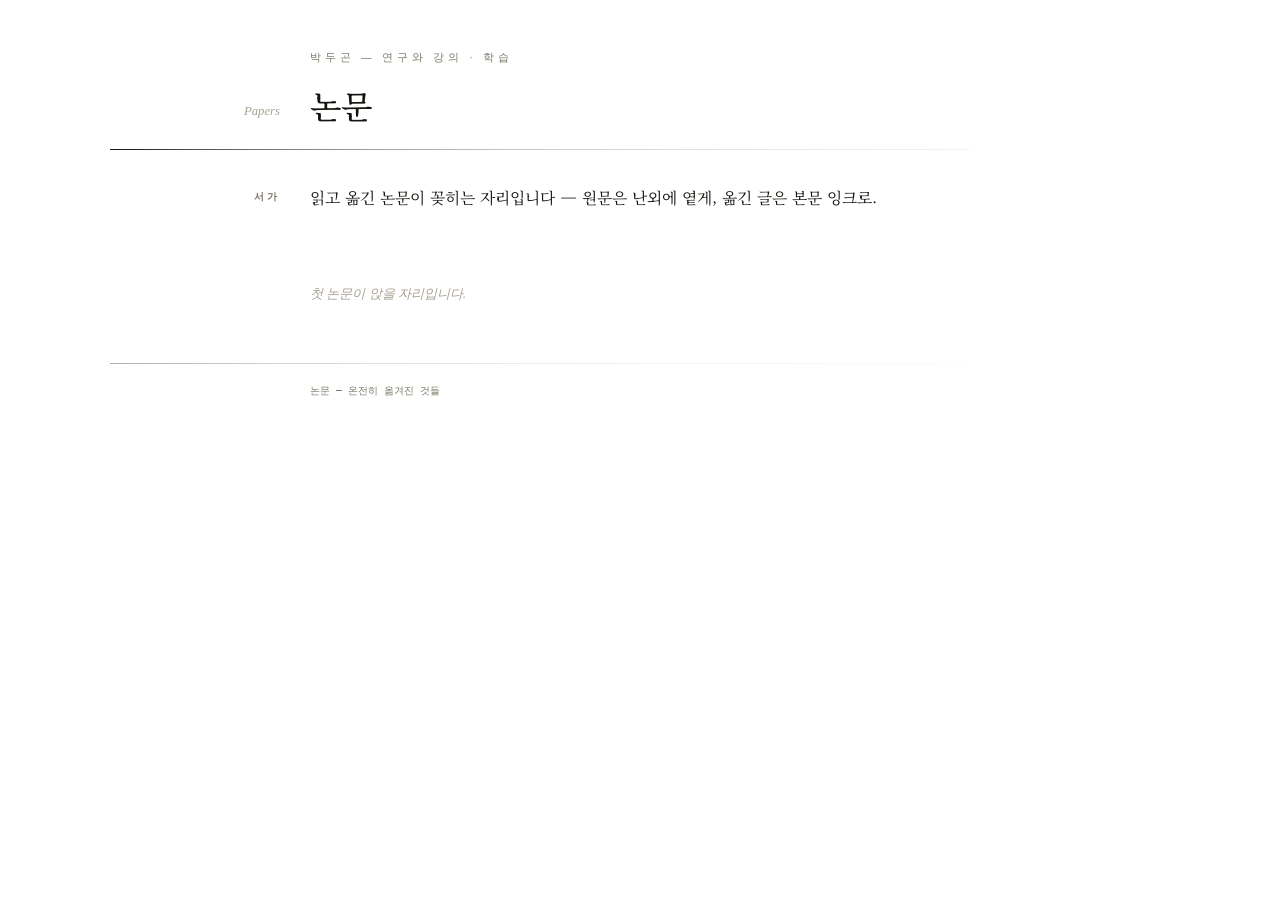
<file: sites/board-papers.html>
﻿<!DOCTYPE html><html lang="ko"><head><meta charset="utf-8"><meta name="viewport" content="width=device-width, initial-scale=1"><style>
@import url('https://fonts.googleapis.com/css2?family=Noto+Serif+KR:wght@400;500;600&family=IBM+Plex+Mono:wght@400;500&display=swap');
:root{--ink:21 20 15;--fg:rgb(var(--ink));--mut:#7C7869;--far:#A8A294;--line:#E7E5DD;--acc:#2B3A4A;--u:30px;--gut:170px;--gap:30px;--pad:10px;--side:calc(var(--gut) + var(--gap) + var(--pad));--measure:660px;--mono:"IBM Plex Mono",Consolas,monospace;--sans:"Franklin Gothic Demi Cond","Arial Narrow",sans-serif;--orig:"Palatino Linotype",Constantia,Georgia,serif;--decay:linear-gradient(90deg,rgb(var(--ink)/1),rgb(var(--ink)/.74) 10%,rgb(var(--ink)/.55) 20%,rgb(var(--ink)/.41) 30%,rgb(var(--ink)/.3) 40%,rgb(var(--ink)/.22) 50%,rgb(var(--ink)/.17) 60%,rgb(var(--ink)/.12) 70%,rgb(var(--ink)/.09) 80%,rgb(var(--ink)/.07) 90%,rgb(var(--ink)/.05));--decay-soft:linear-gradient(90deg,rgb(var(--ink)/.34),rgb(var(--ink)/.19) 20%,rgb(var(--ink)/.1) 40%,rgb(var(--ink)/.055) 60%,rgb(var(--ink)/.03) 80%,rgb(var(--ink)/.015))}
*{box-sizing:border-box}html{font-family:"Noto Serif KR",Batang,serif;font-size:15.5px}
body{margin:0;background:#fff;color:var(--fg);line-height:var(--u);word-break:keep-all;-webkit-font-smoothing:antialiased}
.wrap{max-width:calc(var(--measure) + 2*var(--side));margin:0 auto;padding:calc(var(--u)*1.4) var(--side) calc(var(--u)*1.6)}
p{margin:0 0 var(--u);max-width:var(--measure);text-wrap:pretty}
.g{display:grid;grid-template-columns:var(--gut) minmax(0,1fr);column-gap:var(--gap);margin-left:calc(-1*(var(--gut) + var(--gap)))}
.journal{grid-column:2;font-family:var(--sans);font-size:.68rem;letter-spacing:.36em;text-transform:uppercase;color:var(--mut);line-height:var(--u)}
header h1{grid-column:2;font-size:2.1rem;font-weight:500;line-height:calc(var(--u)*1.5);letter-spacing:-.014em;margin:calc(var(--u)*.35) 0 calc(var(--u)*.2)}
.orig{grid-column:1;grid-row:2;align-self:end;text-align:right;margin:0 0 calc(var(--u)*.4);font-family:var(--orig);font-style:italic;font-size:.82rem;line-height:1.62;color:var(--far)}
header::after{content:"";grid-column:1/-1;grid-row:3;height:1px;margin-top:calc(var(--u)*.5);background:var(--decay)}
.lead{margin-top:calc(var(--u)*1.1)}.lead p{font-size:1.02rem}
.lbl{grid-column:1;grid-row:1;align-self:start;text-align:right;margin:0;font-family:var(--sans);font-size:.65rem;letter-spacing:.3em;text-transform:uppercase;color:var(--mut);line-height:calc(var(--u)*.95)}
.g>*:not(.lbl):not(.orig){grid-column:2}
.board{margin-top:calc(var(--u)*.9)}
.row{display:grid;grid-template-columns:var(--gut) minmax(0,1fr) auto;column-gap:var(--gap);margin-left:calc(-1*(var(--gut) + var(--gap)));padding:calc(var(--u)*.32) 0;text-decoration:none;color:inherit;border-bottom:1px solid rgb(var(--ink)/.07);align-items:baseline}
a.row:hover{background:rgb(var(--ink)/.035)}
.row .yr{text-align:right;font-family:var(--mono);font-size:.67rem;color:var(--far)}
.row .t{font-size:.95rem}
.row .t i{font-family:var(--orig);font-style:italic;font-size:.85em;color:var(--far);margin-left:.5em}
a.row .t{border-bottom:1px dotted rgb(var(--ink)/.25)}
a.row:hover .t{border-bottom-color:rgb(var(--ink)/.6)}
.row .go{font-family:var(--sans);font-size:.55rem;letter-spacing:.2em;text-transform:uppercase;color:var(--far);padding-right:4px}
.row.mute .t{color:var(--mut)}
.empty{font-family:var(--orig);font-style:italic;font-size:.85rem;color:var(--far);padding:calc(var(--u)*.3) 0}
.seal{margin:calc(var(--u)*1.5) 0 0 calc(-1*(var(--gut) + var(--gap)));padding-top:calc(var(--u)*.6);position:relative;font-family:var(--mono);font-size:.64rem;color:var(--mut);line-height:calc(var(--u)*.68)}
.seal::before{content:"";position:absolute;left:0;right:0;top:0;height:1px;background:var(--decay-soft)}
.seal p{margin:0 0 0 calc(var(--gut) + var(--gap))}
@media (max-width:880px){:root{--gut:0px;--gap:0px;--pad:18px;--side:18px}.g,.row{display:block;margin-left:0}.orig,.lbl,.row .yr{text-align:left;margin:0 0 .2em}.seal{margin-left:0}.seal p{margin-left:0}}
</style></head><body><div class="wrap">
<header class="g"><span class="journal">박두곤 — 연구와 강의 · 학습</span><p class="orig">Papers</p><h1>논문</h1></header>
<div class="lead g"><h2 class="lbl">서가</h2><p>읽고 옮긴 논문이 꽂히는 자리입니다 — 원문은 난외에 옅게, 옮긴 글은 본문 잉크로.</p></div>
<div class="board" id="board"><div class="empty">목록을 불러오는 중입니다…</div></div>
<div class="seal"><p>논문 — 온전히 옮겨진 것들</p></div>
</div>
<script>
fetch('https://dugoni.github.io/boards/papers.json?v='+Date.now()).then(r=>r.json()).then(rows=>{
  const b=document.getElementById('board'); b.innerHTML='';
  if(!rows.length){b.innerHTML='<div class="empty">첫 논문이 앉을 자리입니다.</div>';return}
  rows.forEach(e=>{
    const el=document.createElement(e.href?'a':'div');
    el.className='row'+(e.href?'':' mute');
    if(e.href){el.href=e.href;el.target='_blank';el.rel='noopener'}
    const yr=document.createElement('span');yr.className='yr';yr.textContent=e.yr||'';
    const t=document.createElement('span');t.className='t';t.textContent=e.t||'';
    if(e.s){const i=document.createElement('i');i.textContent=e.s;t.appendChild(i)}
    const go=document.createElement('span');go.className='go';go.textContent=e.href?'읽기 ↗':'';
    el.append(yr,t,go); b.appendChild(el);
  });
}).catch(()=>{document.getElementById('board').innerHTML='<div class="empty">목록을 불러오지 못했습니다 — 잠시 후 새로고침하세요.</div>'});
</script>
</body></html>
</file>
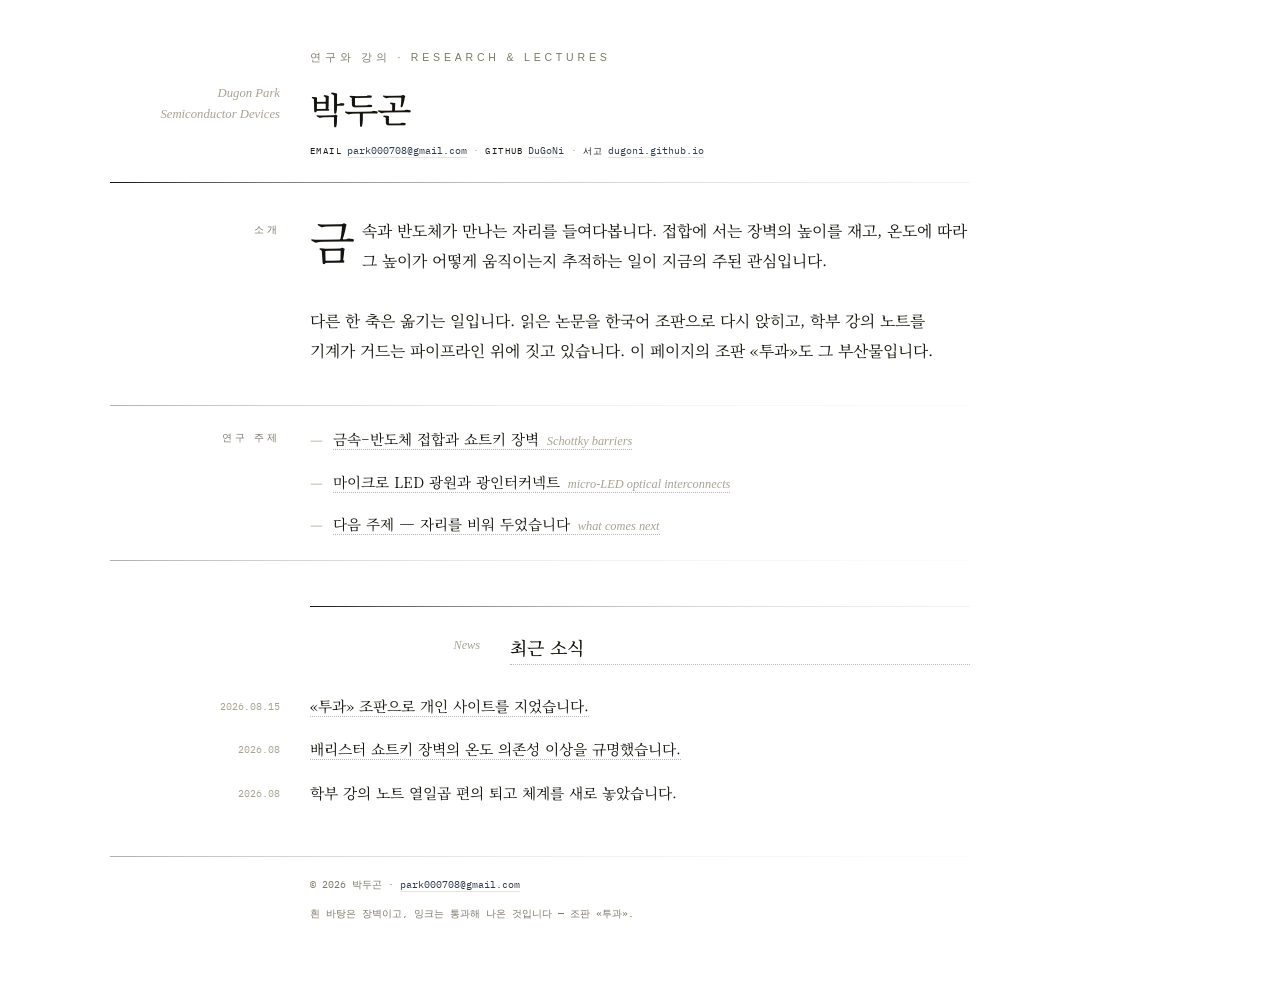
<file: sites/home.html>
<!DOCTYPE html>
<html lang="ko"><head><meta charset="utf-8"><meta name="viewport" content="width=device-width, initial-scale=1">
<style>
@import url('https://fonts.googleapis.com/css2?family=Noto+Serif+KR:wght@400;500;600&family=IBM+Plex+Mono:wght@400;500&display=swap');
:root{--ink:21 20 15;--bg:#FFFFFF;--fg:rgb(var(--ink));--mut:#7C7869;--far:#A8A294;--line:#E7E5DD;--acc:#2B3A4A;--u:30px;--gut:170px;--gap:30px;--pad:10px;--side:calc(var(--gut) + var(--gap) + var(--pad));--measure:660px;--mono:"IBM Plex Mono","Cascadia Mono",Consolas,monospace;--sans:"Franklin Gothic Demi Cond","Arial Narrow",sans-serif;--orig:"Palatino Linotype",Constantia,Georgia,serif;
--decay:linear-gradient(90deg,rgb(var(--ink)/1) 0%,rgb(var(--ink)/.74) 10%,rgb(var(--ink)/.55) 20%,rgb(var(--ink)/.41) 30%,rgb(var(--ink)/.3) 40%,rgb(var(--ink)/.22) 50%,rgb(var(--ink)/.17) 60%,rgb(var(--ink)/.12) 70%,rgb(var(--ink)/.09) 80%,rgb(var(--ink)/.07) 90%,rgb(var(--ink)/.05) 100%);
--decay-soft:linear-gradient(90deg,rgb(var(--ink)/.34) 0%,rgb(var(--ink)/.25) 10%,rgb(var(--ink)/.19) 20%,rgb(var(--ink)/.14) 30%,rgb(var(--ink)/.1) 40%,rgb(var(--ink)/.075) 50%,rgb(var(--ink)/.055) 60%,rgb(var(--ink)/.04) 70%,rgb(var(--ink)/.03) 80%,rgb(var(--ink)/.02) 90%,rgb(var(--ink)/.015) 100%)}
*{box-sizing:border-box}
html{font-family:"Noto Serif KR",Batang,serif;font-size:15.5px}
body{margin:0;background:var(--bg);color:var(--fg);line-height:var(--u);word-break:keep-all;-webkit-font-smoothing:antialiased}
.wrap{max-width:calc(var(--measure) + 2*var(--side));margin:0 auto;padding:calc(var(--u)*1.4) var(--side) calc(var(--u)*1.8)}
p{margin:0 0 var(--u);max-width:var(--measure);text-wrap:pretty}
.g{display:grid;grid-template-columns:var(--gut) minmax(0,1fr);column-gap:var(--gap);margin-left:calc(-1*(var(--gut) + var(--gap)))}
.journal{grid-column:2;font-family:var(--sans);font-size:.68rem;letter-spacing:.36em;text-transform:uppercase;color:var(--mut);line-height:var(--u)}
header h1{grid-column:2;font-size:2.3rem;font-weight:500;line-height:calc(var(--u)*1.6);letter-spacing:-.014em;margin:calc(var(--u)*.4) 0 calc(var(--u)*.3)}
.orig{grid-column:1;grid-row:2;align-self:end;text-align:right;margin:0 0 calc(var(--u)*.55);font-family:var(--orig);font-style:italic;font-size:.82rem;line-height:1.62;color:var(--far)}
.meta{grid-column:2;grid-row:3;margin:0;font-family:var(--mono);font-size:.67rem;line-height:calc(var(--u)*.62);color:var(--mut)}
.meta b{color:var(--fg);font-weight:400;letter-spacing:.15em;font-size:.61rem;text-transform:uppercase;margin-right:.5em}
.meta a{color:var(--acc);text-decoration:none;border-bottom:1px solid var(--line)}
.meta .sep{color:var(--far);margin:0 .6em}
header::after{content:"";grid-column:1/-1;grid-row:4;height:1px;margin-top:calc(var(--u)*.7);background:var(--decay)}
.abstract{margin-top:calc(var(--u)*1.1)}
.lbl{grid-column:1;grid-row:1;align-self:start;text-align:right;margin:0;font-family:var(--sans);font-size:.65rem;letter-spacing:.3em;text-transform:uppercase;color:var(--mut);font-weight:400;line-height:calc(var(--u)*.95)}
.abstract>*:not(.lbl),.keypoints>*:not(.lbl){grid-column:2}
.abstract p{font-size:1.02rem}
.abstract p:first-of-type::first-letter{float:left;font-size:3rem;line-height:.88;padding:.09em .15em 0 0}
.keypoints{position:relative;padding:calc(var(--u)*.65) 0;margin-top:calc(var(--u)*.3)}
.keypoints::before,.keypoints::after{content:"";position:absolute;left:0;right:0;height:1px;background:var(--decay-soft)}
.keypoints::before{top:0}.keypoints::after{bottom:0}
.keypoints ul{list-style:none;margin:0;padding:0}
.keypoints li{padding-left:1.6em;position:relative;margin-bottom:calc(var(--u)*.35);font-size:.94rem}
.keypoints li:last-child{margin-bottom:0}
.keypoints li::before{content:"—";position:absolute;left:0;color:var(--far)}
.en{font-family:var(--orig);font-style:italic;color:var(--far);font-weight:400}
.keypoints .en{font-size:.85em;margin-left:.6em}
.keypoints li a{color:inherit;text-decoration:none;border-bottom:1px dotted rgb(var(--ink)/.3)}
.keypoints li a:hover{border-bottom-color:rgb(var(--ink)/.7)}
h2.sec{margin:calc(var(--u)*1.5) 0 calc(var(--u)*.85);padding-top:calc(var(--u)*.85);position:relative;font-size:1.16rem;font-weight:500;line-height:calc(var(--u)*1.1)}
h2.sec::before{content:"";position:absolute;top:0;left:0;right:0;height:1px;background:var(--decay)}
h2.sec .en{grid-column:1;grid-row:1;align-self:start;text-align:right;font-size:.79rem;line-height:calc(var(--u)*.95)}
h2.sec>*:not(.en){grid-column:2}
h2.sec a{color:inherit;text-decoration:none;border-bottom:1px dotted rgb(var(--ink)/.3)}
h2.sec a:hover{border-bottom-color:rgb(var(--ink)/.7)}
ul.news{list-style:none;margin:0;padding:0}
ul.news li{display:grid;grid-template-columns:var(--gut) minmax(0,1fr);column-gap:var(--gap);margin:0 0 calc(var(--u)*.45) calc(-1*(var(--gut) + var(--gap)))}
ul.news .yr{grid-column:1;text-align:right;font-family:var(--mono);font-size:.67rem;color:var(--far);line-height:var(--u)}
ul.news .t{grid-column:2;margin:0;font-size:.95rem}
ul.news .s{grid-column:2;margin:0;font-family:var(--orig);font-style:italic;font-size:.78rem;color:var(--mut);line-height:calc(var(--u)*.7)}
ul.news .t a{color:inherit;text-decoration:none;border-bottom:1px dotted rgb(var(--ink)/.3)}
ul.news .t a:hover{border-bottom-color:rgb(var(--ink)/.7)}
footer{margin:calc(var(--u)*1.6) 0 0 calc(-1*(var(--gut) + var(--gap)));padding-top:calc(var(--u)*.65);position:relative;font-family:var(--mono);font-size:.66rem;line-height:calc(var(--u)*.68);color:var(--mut)}
footer::before{content:"";position:absolute;left:0;right:0;top:0;height:1px;background:var(--decay-soft)}
footer p{margin:0 0 calc(var(--u)*.3) calc(var(--gut) + var(--gap));max-width:var(--measure)}
footer a{color:var(--acc);text-decoration:none;border-bottom:1px solid var(--line)}
@media (max-width:880px){:root{--gut:0px;--gap:0px;--pad:18px;--side:18px}.g,ul.news li{display:block;margin-left:0}.orig,.lbl,ul.news .yr{text-align:left;margin:0 0 .3em}h2.sec .en{display:block;text-align:left;margin-bottom:.2em}footer{margin-left:0}footer p{margin-left:0}}
</style></head><body><div class="wrap">
<header class="g">
<span class="journal">연구와 강의 · Research &amp; Lectures</span>
<p class="orig">Dugon Park<br>Semiconductor Devices</p>
<h1>박두곤</h1>
<p class="meta"><b>Email</b><a href="mailto:park000708@gmail.com">park000708@gmail.com</a><span class="sep">·</span><b>GitHub</b><a href="https://github.com/DuGoNi" target="_blank" rel="noopener">DuGoNi</a><span class="sep">·</span><b>서고</b><a href="https://dugoni.github.io" target="_blank" rel="noopener">dugoni.github.io</a></p>
</header>
<div class="abstract g">
<h2 class="lbl">소개</h2>
<p>금속과 반도체가 만나는 자리를 들여다봅니다. 접합에 서는 장벽의 높이를 재고, 온도에 따라 그 높이가 어떻게 움직이는지 추적하는 일이 지금의 주된 관심입니다.</p>
<p>다른 한 축은 옮기는 일입니다. 읽은 논문을 한국어 조판으로 다시 앉히고, 학부 강의 노트를 기계가 거드는 파이프라인 위에 짓고 있습니다. 이 페이지의 조판 «투과»도 그 부산물입니다.</p>
</div>
<div class="keypoints g">
<h2 class="lbl">연구 주제</h2>
<ul>
<li><a href="https://sites.google.com/view/parkdugon/연구/메인연구1" target="_blank" rel="noopener">금속–반도체 접합과 쇼트키 장벽<span class="en">Schottky barriers</span></a></li>
<li><a href="https://sites.google.com/view/parkdugon/연구/메인연구2" target="_blank" rel="noopener">마이크로 LED 광원과 광인터커넥트<span class="en">micro-LED optical interconnects</span></a></li>
<li><a href="https://sites.google.com/view/parkdugon/연구/메인연구3" target="_blank" rel="noopener">다음 주제 — 자리를 비워 두었습니다<span class="en">what comes next</span></a></li>
</ul>
</div>
<h2 class="sec g"><span class="en">News</span><a href="https://sites.google.com/view/parkdugon/소식" target="_blank" rel="noopener">최근 소식</a></h2>
<ul class="news" id="news">
<li><span class="yr">…</span><p class="t">소식을 불러오는 중입니다.</p></li>
</ul>
<footer>
<p>© 2026 박두곤 · <a href="mailto:park000708@gmail.com">park000708@gmail.com</a></p>
<p>흰 바탕은 장벽이고, 잉크는 통과해 나온 것입니다 — 조판 «투과».</p>
</footer>
</div>
<script>
fetch('https://dugoni.github.io/boards/news.json?v='+Date.now()).then(r=>r.json()).then(rows=>{
  const u=document.getElementById('news'); u.innerHTML='';
  rows.slice(0,3).forEach(e=>{
    const li=document.createElement('li');
    const yr=document.createElement('span');yr.className='yr';yr.textContent=e.yr||'';
    const t=document.createElement('p');t.className='t';
    if(e.href){const a=document.createElement('a');a.href=e.href;a.target='_blank';a.rel='noopener';a.textContent=e.t||'';t.appendChild(a)}
    else{t.textContent=e.t||''}
    li.append(yr,t);
    if(e.s){const s=document.createElement('p');s.className='s';s.textContent=e.s;li.appendChild(s)}
    u.appendChild(li);
  });
}).catch(()=>{});
</script>
</body></html>
</file>
